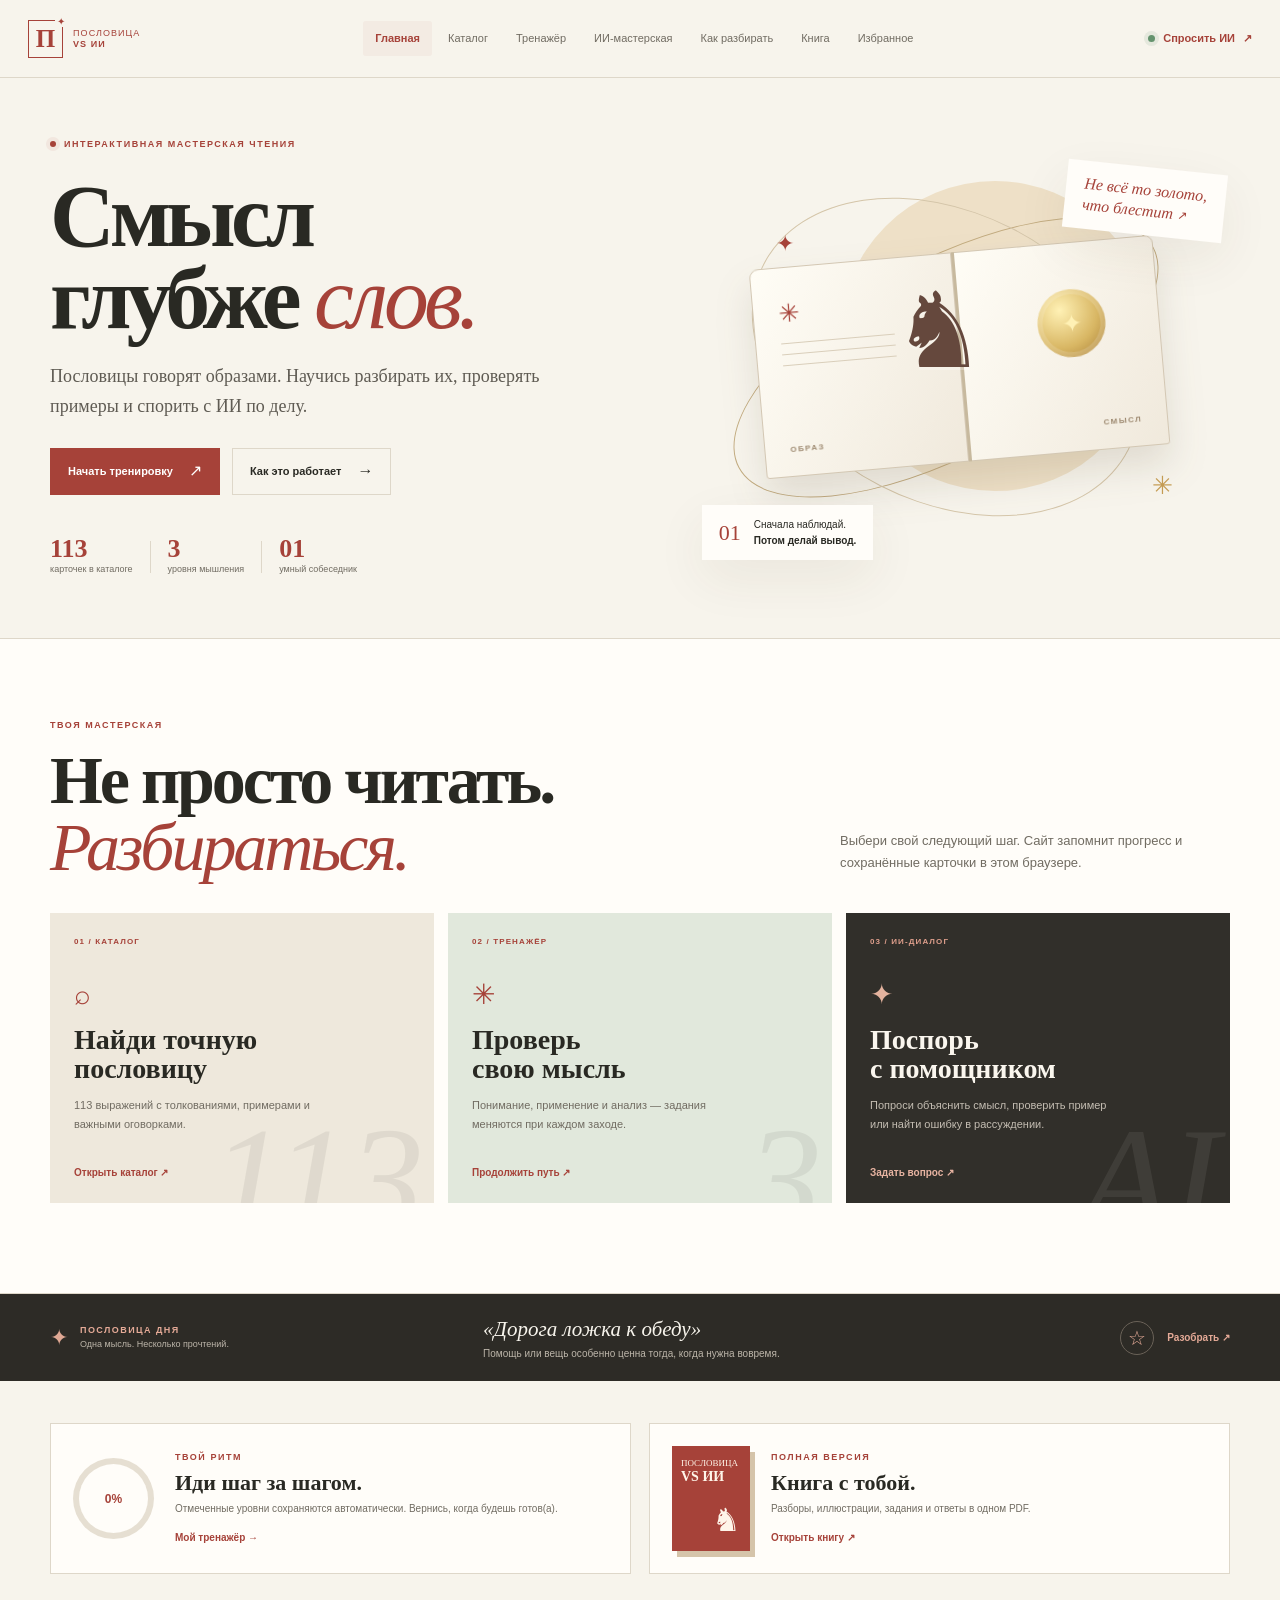
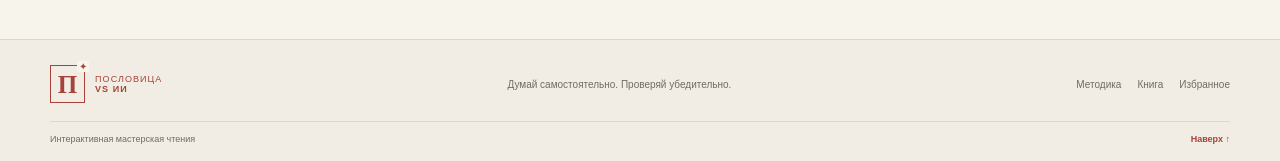
<file: index.html>
<!doctype html><html lang="ru"><head><meta charset="utf-8"><meta name="viewport" content="width=device-width,initial-scale=1"><meta name="theme-color" content="#f7f4ec"><meta name="description" content="Интерактивный каталог русских пословиц, тренажёр трёх уровней и мастерская с генеративным ИИ."><title>Главная — Пословица VS ИИ</title><link rel="stylesheet" href="css/site.css"></head><body id="top" data-page="home"><header class="site-header"><div class="header-inner"><a class="brand" href="index.html" aria-label="Пословица VS ИИ — главная"><span class="brand-mark">П<span>✦</span></span><span class="brand-name">ПОСЛОВИЦА<br><b>VS ИИ</b></span></a><button class="menu-toggle" aria-expanded="false" aria-controls="site-nav" aria-label="Открыть меню"><span></span><span></span></button><nav class="site-nav" id="site-nav" aria-label="Основная навигация"><a href="index.html" data-nav="home">Главная</a><a href="catalog.html" data-nav="catalog">Каталог</a><a href="practice.html" data-nav="practice">Тренажёр</a><a href="ai.html" data-nav="ai">ИИ-мастерская</a><a href="method.html" data-nav="method">Как разбирать</a><a href="book.html" data-nav="book">Книга</a><a href="saved.html" data-nav="saved">Избранное</a></nav><a class="header-ai" href="ai.html"><span class="pulse"></span> Спросить ИИ <span>↗</span></a></div></header><main><section class="home-hero wrap"><div class="hero-copy"><div class="kicker"><span class="kicker-dot"></span> ИНТЕРАКТИВНАЯ МАСТЕРСКАЯ ЧТЕНИЯ</div><h1>Смысл<br>глубже <em>слов.</em></h1><p class="hero-lead">Пословицы говорят образами. Научись разбирать их, проверять примеры и спорить с ИИ по делу.</p><div class="hero-actions"><a class="button button-primary" href="practice.html">Начать тренировку <span>↗</span></a><a class="button button-plain" href="method.html">Как это работает <span>→</span></a></div><div class="hero-metrics"><div><b>113</b><span>карточек в каталоге</span></div><i></i><div><b>3</b><span>уровня мышления</span></div><i></i><div><b>01</b><span>умный собеседник</span></div></div></div><div class="hero-art" aria-label="Открытая книга и символы пословиц" role="img"><div class="art-sun"></div><div class="orbit orbit-one"></div><div class="orbit orbit-two"></div><div class="art-book"><div class="book-sheet left-sheet"><span class="mini-star">✳</span><i></i><i></i><i></i><b>ОБРАЗ</b></div><div class="book-sheet right-sheet"><span class="coin">✦</span><b>СМЫСЛ</b></div><div class="book-spine"></div></div><span class="art-horse">♞</span><div class="art-note">Не всё то золото,<br>что блестит <span>↗</span></div><span class="art-spark spark-a">✦</span><span class="art-spark spark-b">✳</span><div class="art-caption"><strong>01</strong><span>Сначала наблюдай.<br><b>Потом делай вывод.</b></span></div></div></section>
<section class="home-next"><div class="wrap"><div class="section-heading"><div><div class="kicker">ТВОЯ МАСТЕРСКАЯ</div><h2>Не просто читать.<br><em>Разбираться.</em></h2></div><p>Выбери свой следующий шаг. Сайт запомнит прогресс и сохранённые карточки в этом браузере.</p></div><div class="feature-grid"><a class="feature-card feature-catalog" href="catalog.html"><span class="feature-number">01 / КАТАЛОГ</span><div class="feature-icon">⌕</div><h3>Найди точную<br>пословицу</h3><p>113 выражений с толкованиями, примерами и важными оговорками.</p><span class="feature-link">Открыть каталог ↗</span><i class="feature-watermark">113</i></a><a class="feature-card feature-practice" href="practice.html"><span class="feature-number">02 / ТРЕНАЖЁР</span><div class="feature-icon">✳</div><h3>Проверь<br>свою мысль</h3><p>Понимание, применение и анализ — задания меняются при каждом заходе.</p><span class="feature-link">Продолжить путь ↗</span><i class="feature-watermark">3</i></a><a class="feature-card feature-ai" href="ai.html"><span class="feature-number">03 / ИИ-ДИАЛОГ</span><div class="feature-icon">✦</div><h3>Поспорь<br>с помощником</h3><p>Попроси объяснить смысл, проверить пример или найти ошибку в рассуждении.</p><span class="feature-link">Задать вопрос ↗</span><i class="feature-watermark">AI</i></a></div></div></section>
<section class="daily-band"><div class="wrap daily-layout"><div class="daily-label"><span>✦</span><div><b>ПОСЛОВИЦА ДНЯ</b><small>Одна мысль. Несколько прочтений.</small></div></div><div class="daily-quote" id="daily-proverb"></div><div class="daily-actions"><button class="icon-action" id="daily-save" aria-label="Сохранить пословицу дня">☆</button><a href="catalog.html" id="daily-open">Разобрать ↗</a></div></div></section>
<section class="home-bottom wrap"><div class="progress-panel"><div class="progress-ring"><span id="home-progress">0%</span></div><div><div class="kicker">ТВОЙ РИТМ</div><h3>Иди шаг за шагом.</h3><p>Отмеченные уровни сохраняются автоматически. Вернись, когда будешь готов(а).</p><a href="practice.html">Мой тренажёр →</a></div></div><div class="book-promo"><div class="book-cover-mini"><span>ПОСЛОВИЦА<br><b>VS ИИ</b></span><i>♞</i></div><div><div class="kicker">ПОЛНАЯ ВЕРСИЯ</div><h3>Книга с тобой.</h3><p>Разборы, иллюстрации, задания и ответы в одном PDF.</p><a href="book.html">Открыть книгу ↗</a></div></div></section></main><footer class="site-footer"><div class="footer-inner"><a class="brand" href="index.html"><span class="brand-mark">П<span>✦</span></span><span class="brand-name">ПОСЛОВИЦА<br><b>VS ИИ</b></span></a><p>Думай самостоятельно. Проверяй убедительно.</p><div class="footer-links"><a href="method.html">Методика</a><a href="book.html">Книга</a><a href="saved.html">Избранное</a></div></div><div class="footer-bottom"><span>Интерактивная мастерская чтения</span><a href="#top">Наверх ↑</a></div></footer><script src="js/proverb-data.js" defer></script><script src="js/site.js" defer></script></body></html>
</file>
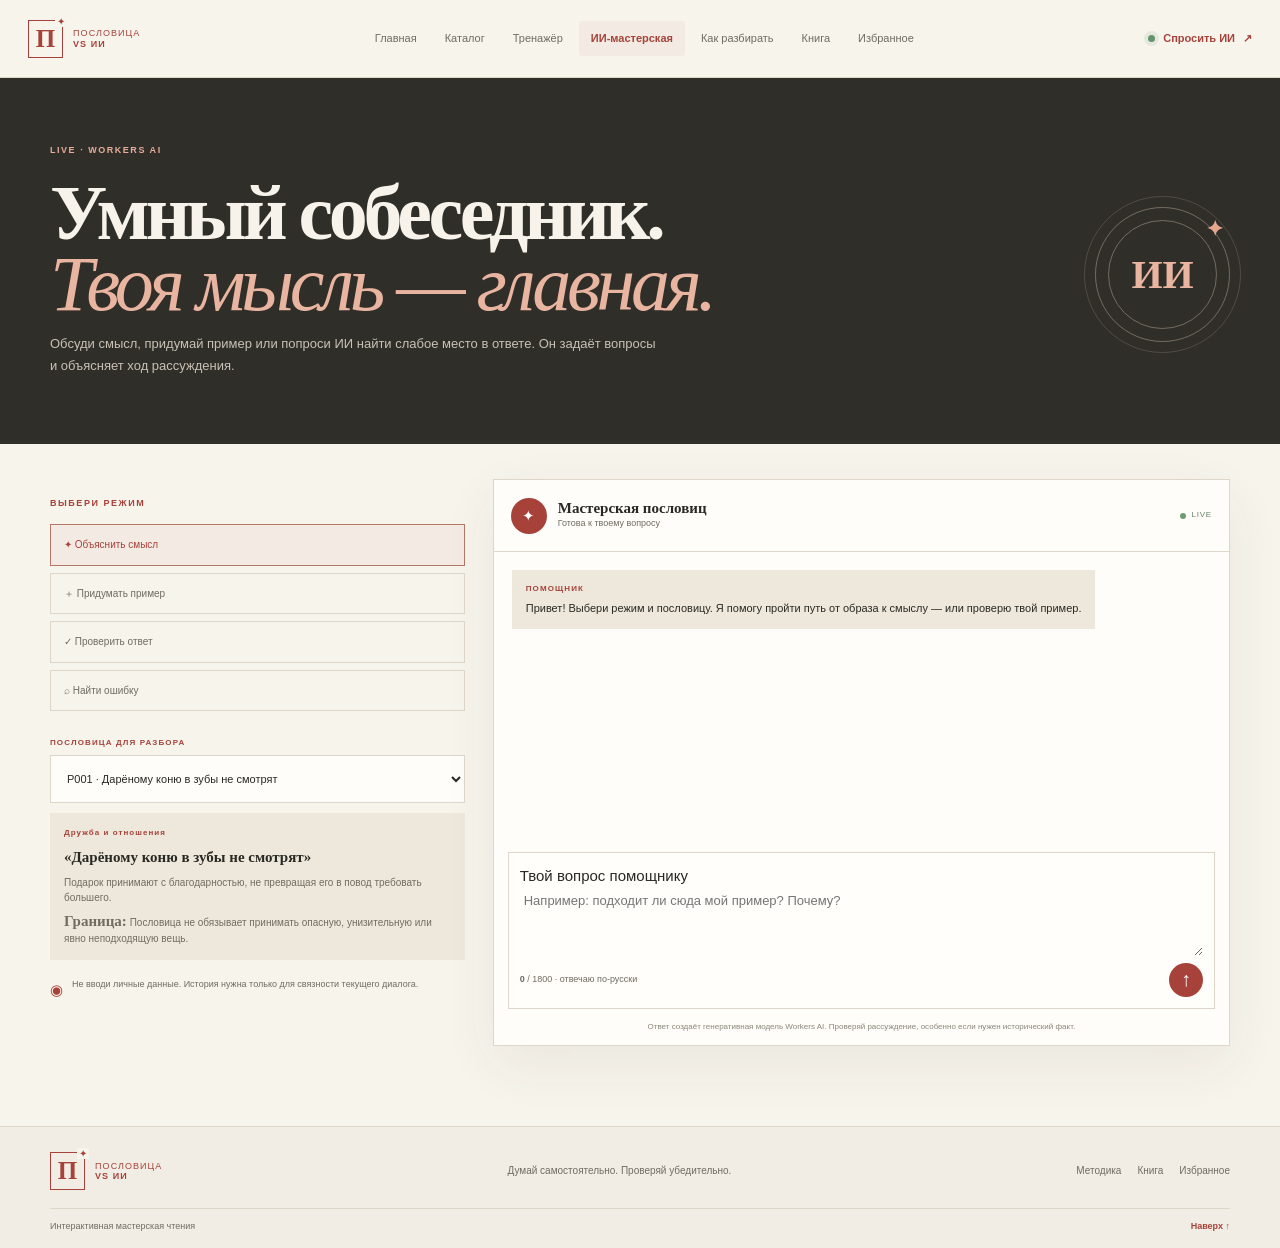
<file: ai.html>
<!doctype html><html lang="ru"><head><meta charset="utf-8"><meta name="viewport" content="width=device-width,initial-scale=1"><meta name="theme-color" content="#f7f4ec"><meta name="description" content="Диалог с генеративным ИИ по русским пословицам: объяснение, примеры и проверка ответов."><title>ИИ-мастерская — Пословица VS ИИ</title><link rel="stylesheet" href="css/site.css"></head><body id="top" data-page="ai"><header class="site-header"><div class="header-inner"><a class="brand" href="index.html" aria-label="Пословица VS ИИ — главная"><span class="brand-mark">П<span>✦</span></span><span class="brand-name">ПОСЛОВИЦА<br><b>VS ИИ</b></span></a><button class="menu-toggle" aria-expanded="false" aria-controls="site-nav" aria-label="Открыть меню"><span></span><span></span></button><nav class="site-nav" id="site-nav" aria-label="Основная навигация"><a href="index.html" data-nav="home">Главная</a><a href="catalog.html" data-nav="catalog">Каталог</a><a href="practice.html" data-nav="practice">Тренажёр</a><a href="ai.html" data-nav="ai">ИИ-мастерская</a><a href="method.html" data-nav="method">Как разбирать</a><a href="book.html" data-nav="book">Книга</a><a href="saved.html" data-nav="saved">Избранное</a></nav><a class="header-ai" href="ai.html"><span class="pulse"></span> Спросить ИИ <span>↗</span></a></div></header><main><section class="ai-page-hero"><div class="wrap"><div class="kicker">LIVE · WORKERS AI</div><div class="ai-page-heading"><div><h1>Умный собеседник.<br><em>Твоя мысль — главная.</em></h1><p>Обсуди смысл, придумай пример или попроси ИИ найти слабое место в ответе. Он задаёт вопросы и объясняет ход рассуждения.</p></div><div class="ai-orb-large"><span>ИИ</span><i>✦</i></div></div></div></section><section class="ai-room wrap"><aside class="ai-sidebar"><div class="kicker">ВЫБЕРИ РЕЖИМ</div><div class="tool-pills"><button class="tool-pill selected" data-action="explain">✦ Объяснить смысл</button><button class="tool-pill" data-action="example">＋ Придумать пример</button><button class="tool-pill" data-action="check">✓ Проверить ответ</button><button class="tool-pill" data-action="mistake">⌕ Найти ошибку</button></div><label class="select-block"><span>ПОСЛОВИЦА ДЛЯ РАЗБОРА</span><select id="ai-proverb"></select></label><div class="ai-context-card" id="ai-context-card"></div><div class="ai-privacy-note"><span>◉</span><p>Не вводи личные данные. История нужна только для связности текущего диалога.</p></div></aside><div class="chat-panel"><div class="chat-header"><div class="assistant-avatar">✦</div><div><b>Мастерская пословиц</b><small id="connection-status">Готова к твоему вопросу</small></div><span class="live-badge"><i></i> LIVE</span></div><div id="chat-messages" class="chat-messages" aria-live="polite"><div class="bubble assistant-bubble"><small>ПОМОЩНИК</small><p>Привет! Выбери режим и пословицу. Я помогу пройти путь от образа к смыслу — или проверю твой пример.</p></div></div><form id="ai-form" class="chat-form"><label class="sr-only" for="ai-input">Твой вопрос помощнику</label><textarea id="ai-input" maxlength="1800" rows="3" placeholder="Например: подходит ли сюда мой пример? Почему?"></textarea><div class="chat-form-bottom"><span><b id="char-count">0</b> / 1800 · отвечаю по-русски</span><button type="submit" aria-label="Отправить вопрос">↑</button></div></form><p class="chat-disclaimer">Ответ создаёт генеративная модель Workers AI. Проверяй рассуждение, особенно если нужен исторический факт.</p></div></section></main><footer class="site-footer"><div class="footer-inner"><a class="brand" href="index.html"><span class="brand-mark">П<span>✦</span></span><span class="brand-name">ПОСЛОВИЦА<br><b>VS ИИ</b></span></a><p>Думай самостоятельно. Проверяй убедительно.</p><div class="footer-links"><a href="method.html">Методика</a><a href="book.html">Книга</a><a href="saved.html">Избранное</a></div></div><div class="footer-bottom"><span>Интерактивная мастерская чтения</span><a href="#top">Наверх ↑</a></div></footer><script src="js/proverb-data.js" defer></script><script src="js/site.js" defer></script><script src="js/ai.js" defer></script></body></html>
</file>
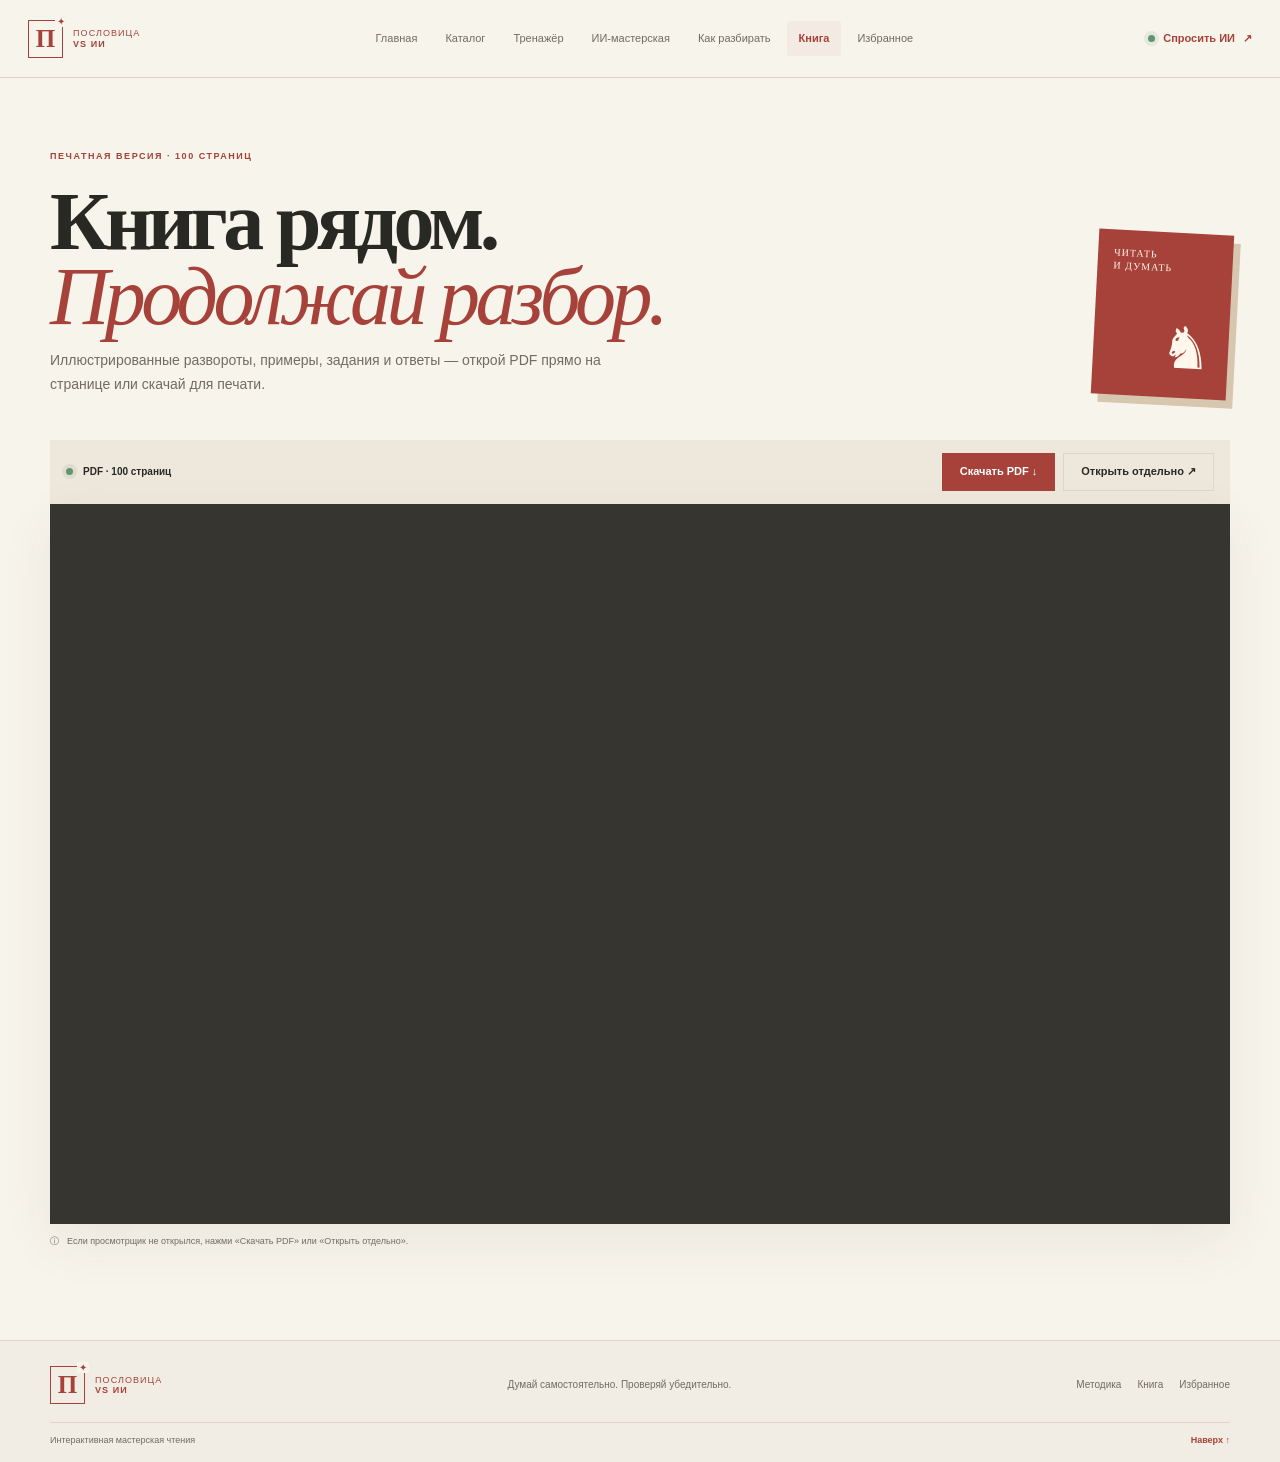
<file: book.html>
<!doctype html><html lang="ru"><head><meta charset="utf-8"><meta name="viewport" content="width=device-width,initial-scale=1"><meta name="theme-color" content="#f7f4ec"><meta name="description" content="Читайте полную 100-страничную иллюстрированную книгу «Пословица VS ИИ»."><title>Книга — Пословица VS ИИ</title><link rel="stylesheet" href="css/site.css"></head><body id="top" data-page="book"><header class="site-header"><div class="header-inner"><a class="brand" href="index.html" aria-label="Пословица VS ИИ — главная"><span class="brand-mark">П<span>✦</span></span><span class="brand-name">ПОСЛОВИЦА<br><b>VS ИИ</b></span></a><button class="menu-toggle" aria-expanded="false" aria-controls="site-nav" aria-label="Открыть меню"><span></span><span></span></button><nav class="site-nav" id="site-nav" aria-label="Основная навигация"><a href="index.html" data-nav="home">Главная</a><a href="catalog.html" data-nav="catalog">Каталог</a><a href="practice.html" data-nav="practice">Тренажёр</a><a href="ai.html" data-nav="ai">ИИ-мастерская</a><a href="method.html" data-nav="method">Как разбирать</a><a href="book.html" data-nav="book">Книга</a><a href="saved.html" data-nav="saved">Избранное</a></nav><a class="header-ai" href="ai.html"><span class="pulse"></span> Спросить ИИ <span>↗</span></a></div></header><main><section class="page-hero wrap"><div class="kicker">ПЕЧАТНАЯ ВЕРСИЯ · 100 СТРАНИЦ</div><div class="page-title-row"><div><h1>Книга рядом.<br><em>Продолжай разбор.</em></h1><p>Иллюстрированные развороты, примеры, задания и ответы — открой PDF прямо на странице или скачай для печати.</p></div><div class="book-stamp"><span>ЧИТАТЬ<br>И ДУМАТЬ</span><b>♞</b></div></div></section><section class="book-reader wrap"><div class="reader-toolbar"><div><span class="reader-live"></span> PDF · 100 страниц</div><div><a class="button button-primary" href="assets/book.pdf" download>Скачать PDF ↓</a><a class="button button-plain" href="assets/book.pdf" target="_blank" rel="noopener">Открыть отдельно ↗</a></div></div><div class="pdf-frame"><iframe src="assets/book.pdf#toolbar=1&navpanes=0&view=FitH" title="Книга «Пословица VS ИИ», полный PDF"></iframe></div><div class="reader-note"><span>ⓘ</span><p>Если просмотрщик не открылся, нажми «Скачать PDF» или «Открыть отдельно».</p></div></section></main><footer class="site-footer"><div class="footer-inner"><a class="brand" href="index.html"><span class="brand-mark">П<span>✦</span></span><span class="brand-name">ПОСЛОВИЦА<br><b>VS ИИ</b></span></a><p>Думай самостоятельно. Проверяй убедительно.</p><div class="footer-links"><a href="method.html">Методика</a><a href="book.html">Книга</a><a href="saved.html">Избранное</a></div></div><div class="footer-bottom"><span>Интерактивная мастерская чтения</span><a href="#top">Наверх ↑</a></div></footer><script src="js/proverb-data.js" defer></script><script src="js/site.js" defer></script></body></html>
</file>
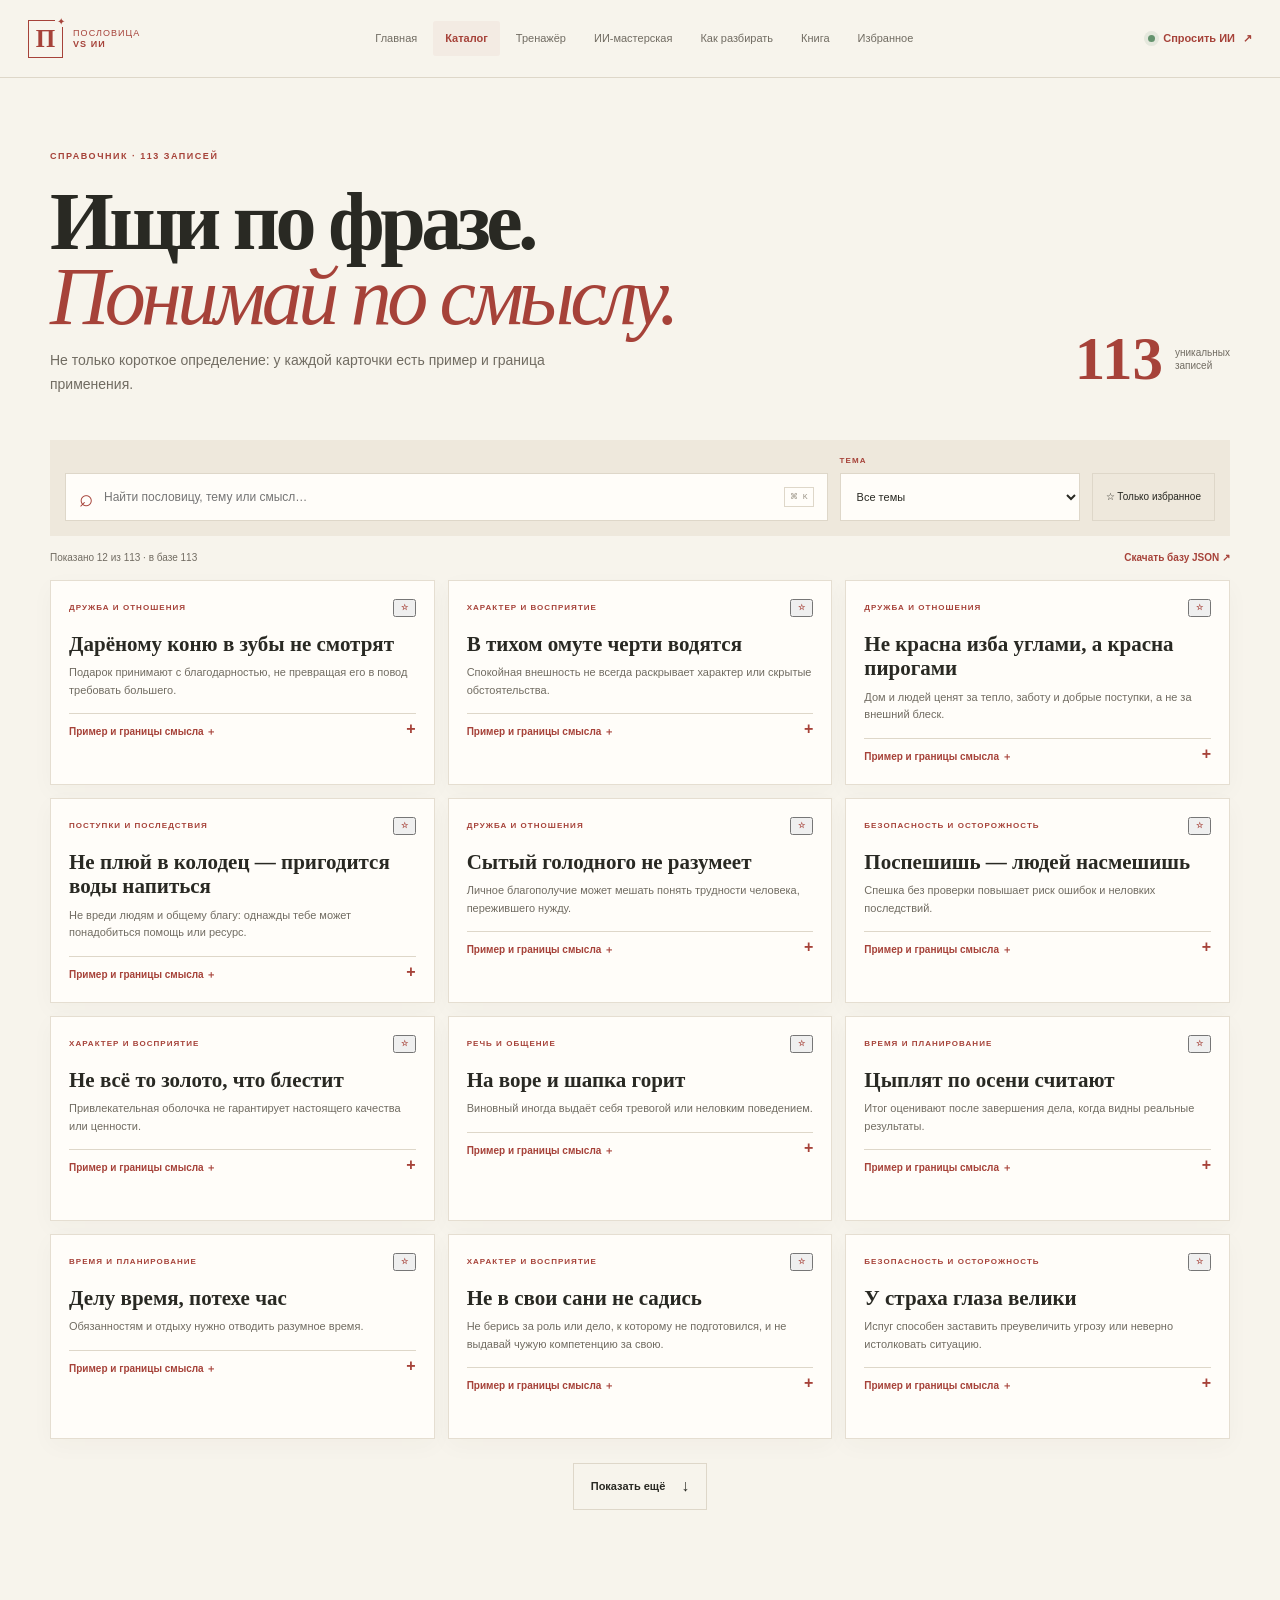
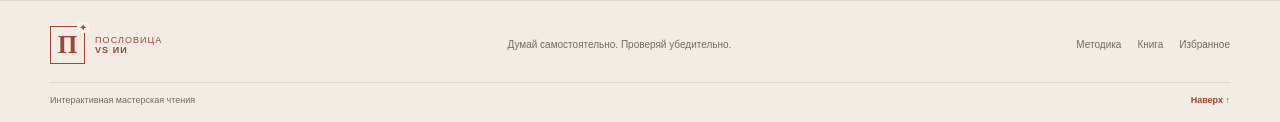
<file: catalog.html>
<!doctype html><html lang="ru"><head><meta charset="utf-8"><meta name="viewport" content="width=device-width,initial-scale=1"><meta name="theme-color" content="#f7f4ec"><meta name="description" content="Ищи среди 113 русских пословиц и выражений: фильтр по темам, поиск и примеры."><title>Каталог — Пословица VS ИИ</title><link rel="stylesheet" href="css/site.css"></head><body id="top" data-page="catalog"><header class="site-header"><div class="header-inner"><a class="brand" href="index.html" aria-label="Пословица VS ИИ — главная"><span class="brand-mark">П<span>✦</span></span><span class="brand-name">ПОСЛОВИЦА<br><b>VS ИИ</b></span></a><button class="menu-toggle" aria-expanded="false" aria-controls="site-nav" aria-label="Открыть меню"><span></span><span></span></button><nav class="site-nav" id="site-nav" aria-label="Основная навигация"><a href="index.html" data-nav="home">Главная</a><a href="catalog.html" data-nav="catalog">Каталог</a><a href="practice.html" data-nav="practice">Тренажёр</a><a href="ai.html" data-nav="ai">ИИ-мастерская</a><a href="method.html" data-nav="method">Как разбирать</a><a href="book.html" data-nav="book">Книга</a><a href="saved.html" data-nav="saved">Избранное</a></nav><a class="header-ai" href="ai.html"><span class="pulse"></span> Спросить ИИ <span>↗</span></a></div></header><main><section class="page-hero wrap"><div class="kicker">СПРАВОЧНИК · 113 ЗАПИСЕЙ</div><div class="page-title-row"><div><h1>Ищи по фразе.<br><em>Понимай по смыслу.</em></h1><p>Не только короткое определение: у каждой карточки есть пример и граница применения.</p></div><div class="big-counter"><b>113</b><span>уникальных<br>записей</span></div></div></section><section class="catalog-work wrap"><div class="catalog-toolbar"><label class="search-field"><span>⌕</span><input id="catalog-search" type="search" placeholder="Найти пословицу, тему или смысл…" autocomplete="off"><kbd>⌘ K</kbd></label><label class="filter-field"><span>ТЕМА</span><select id="catalog-category"><option value="all">Все темы</option></select></label><button id="favorites-filter" class="filter-toggle" aria-pressed="false">☆ Только избранное</button></div><div class="catalog-status"><span id="catalog-count">Загружаю каталог…</span><a href="data/proverbs.json" download="poslovitsy-113.json">Скачать базу JSON ↗</a></div><div id="catalog-grid" class="catalog-grid"></div><div class="empty-state" id="catalog-empty" hidden><span>⌕</span><h3>Пока ничего не нашлось</h3><p>Попробуй другую формулировку или сбрось фильтр.</p><button class="button button-plain" id="clear-filters">Сбросить поиск</button></div><button class="button button-plain load-more" id="catalog-more">Показать ещё <span>↓</span></button></section></main><footer class="site-footer"><div class="footer-inner"><a class="brand" href="index.html"><span class="brand-mark">П<span>✦</span></span><span class="brand-name">ПОСЛОВИЦА<br><b>VS ИИ</b></span></a><p>Думай самостоятельно. Проверяй убедительно.</p><div class="footer-links"><a href="method.html">Методика</a><a href="book.html">Книга</a><a href="saved.html">Избранное</a></div></div><div class="footer-bottom"><span>Интерактивная мастерская чтения</span><a href="#top">Наверх ↑</a></div></footer><script src="js/proverb-data.js" defer></script><script src="js/site.js" defer></script><script src="js/catalog.js" defer></script></body></html>
</file>
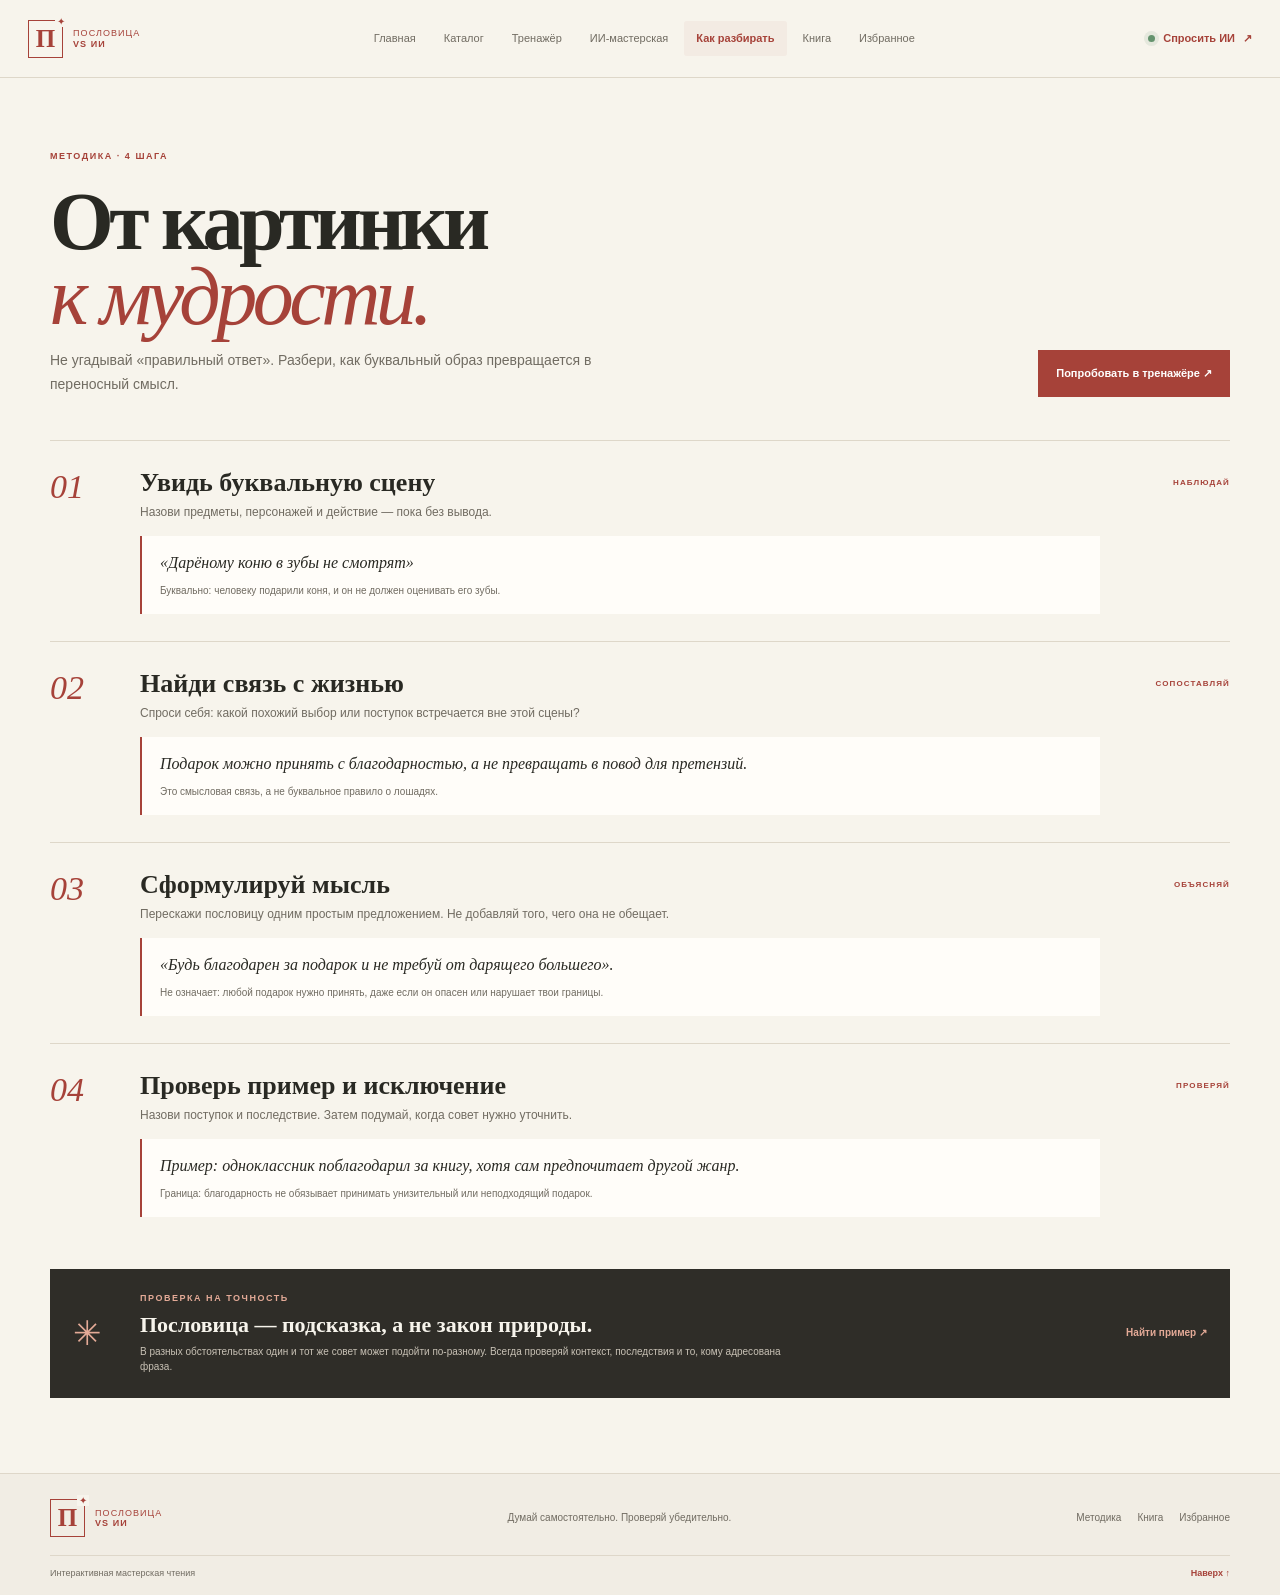
<file: method.html>
<!doctype html><html lang="ru"><head><meta charset="utf-8"><meta name="viewport" content="width=device-width,initial-scale=1"><meta name="theme-color" content="#f7f4ec"><meta name="description" content="Четыре шага анализа пословицы: буквальный образ, переносный смысл, пример и границы применения."><title>Как разбирать — Пословица VS ИИ</title><link rel="stylesheet" href="css/site.css"></head><body id="top" data-page="method"><header class="site-header"><div class="header-inner"><a class="brand" href="index.html" aria-label="Пословица VS ИИ — главная"><span class="brand-mark">П<span>✦</span></span><span class="brand-name">ПОСЛОВИЦА<br><b>VS ИИ</b></span></a><button class="menu-toggle" aria-expanded="false" aria-controls="site-nav" aria-label="Открыть меню"><span></span><span></span></button><nav class="site-nav" id="site-nav" aria-label="Основная навигация"><a href="index.html" data-nav="home">Главная</a><a href="catalog.html" data-nav="catalog">Каталог</a><a href="practice.html" data-nav="practice">Тренажёр</a><a href="ai.html" data-nav="ai">ИИ-мастерская</a><a href="method.html" data-nav="method">Как разбирать</a><a href="book.html" data-nav="book">Книга</a><a href="saved.html" data-nav="saved">Избранное</a></nav><a class="header-ai" href="ai.html"><span class="pulse"></span> Спросить ИИ <span>↗</span></a></div></header><main><section class="page-hero wrap"><div class="kicker">МЕТОДИКА · 4 ШАГА</div><div class="page-title-row"><div><h1>От картинки<br><em>к мудрости.</em></h1><p>Не угадывай «правильный ответ». Разбери, как буквальный образ превращается в переносный смысл.</p></div><a class="button button-primary" href="practice.html">Попробовать в тренажёре ↗</a></div></section><section class="method-flow wrap"><article class="method-step"><span>01</span><div><h2>Увидь буквальную сцену</h2><p>Назови предметы, персонажей и действие — пока без вывода.</p><blockquote>«Дарёному коню в зубы не смотрят»<small>Буквально: человеку подарили коня, и он не должен оценивать его зубы.</small></blockquote></div><b>НАБЛЮДАЙ</b></article><article class="method-step"><span>02</span><div><h2>Найди связь с жизнью</h2><p>Спроси себя: какой похожий выбор или поступок встречается вне этой сцены?</p><blockquote>Подарок можно принять с благодарностью, а не превращать в повод для претензий.<small>Это смысловая связь, а не буквальное правило о лошадях.</small></blockquote></div><b>СОПОСТАВЛЯЙ</b></article><article class="method-step"><span>03</span><div><h2>Сформулируй мысль</h2><p>Перескажи пословицу одним простым предложением. Не добавляй того, чего она не обещает.</p><blockquote>«Будь благодарен за подарок и не требуй от дарящего большего».<small>Не означает: любой подарок нужно принять, даже если он опасен или нарушает твои границы.</small></blockquote></div><b>ОБЪЯСНЯЙ</b></article><article class="method-step"><span>04</span><div><h2>Проверь пример и исключение</h2><p>Назови поступок и последствие. Затем подумай, когда совет нужно уточнить.</p><blockquote>Пример: одноклассник поблагодарил за книгу, хотя сам предпочитает другой жанр.<small>Граница: благодарность не обязывает принимать унизительный или неподходящий подарок.</small></blockquote></div><b>ПРОВЕРЯЙ</b></article></section><section class="method-callout wrap"><div class="callout-mark">✳</div><div><div class="kicker">ПРОВЕРКА НА ТОЧНОСТЬ</div><h2>Пословица — подсказка, а не закон природы.</h2><p>В разных обстоятельствах один и тот же совет может подойти по-разному. Всегда проверяй контекст, последствия и то, кому адресована фраза.</p></div><a href="catalog.html">Найти пример ↗</a></section></main><footer class="site-footer"><div class="footer-inner"><a class="brand" href="index.html"><span class="brand-mark">П<span>✦</span></span><span class="brand-name">ПОСЛОВИЦА<br><b>VS ИИ</b></span></a><p>Думай самостоятельно. Проверяй убедительно.</p><div class="footer-links"><a href="method.html">Методика</a><a href="book.html">Книга</a><a href="saved.html">Избранное</a></div></div><div class="footer-bottom"><span>Интерактивная мастерская чтения</span><a href="#top">Наверх ↑</a></div></footer><script src="js/proverb-data.js" defer></script><script src="js/site.js" defer></script></body></html>
</file>
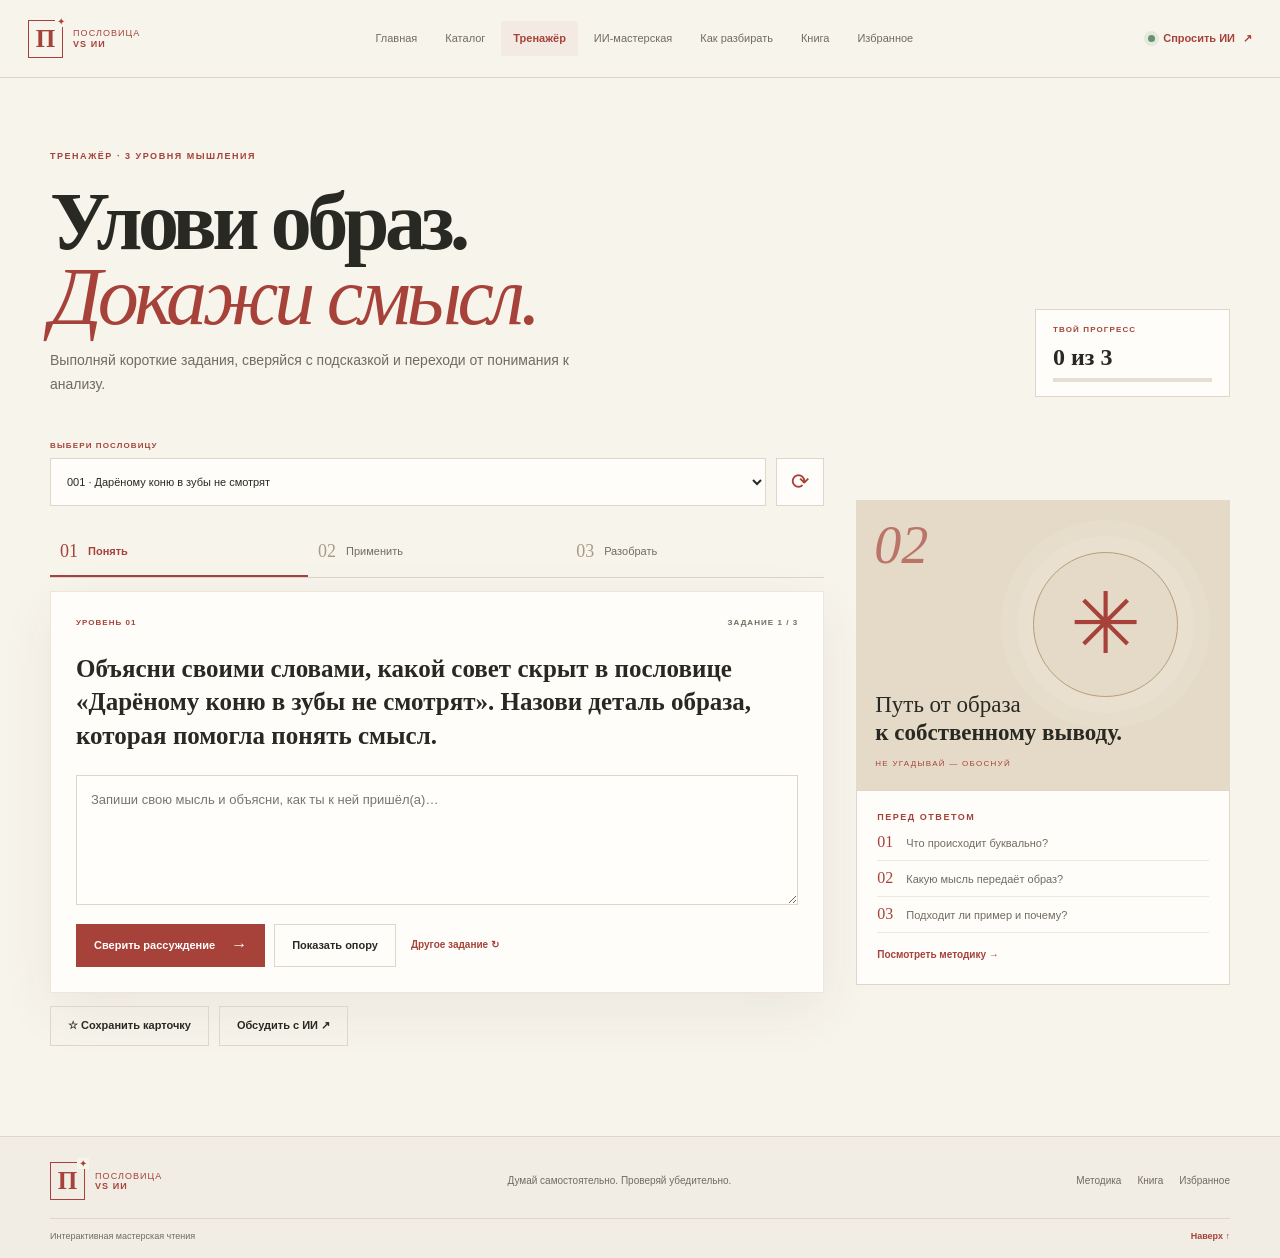
<file: practice.html>
<!doctype html><html lang="ru"><head><meta charset="utf-8"><meta name="viewport" content="width=device-width,initial-scale=1"><meta name="theme-color" content="#f7f4ec"><meta name="description" content="Практика понимания, применения и анализа русских пословиц."><title>Тренажёр — Пословица VS ИИ</title><link rel="stylesheet" href="css/site.css"></head><body id="top" data-page="practice"><header class="site-header"><div class="header-inner"><a class="brand" href="index.html" aria-label="Пословица VS ИИ — главная"><span class="brand-mark">П<span>✦</span></span><span class="brand-name">ПОСЛОВИЦА<br><b>VS ИИ</b></span></a><button class="menu-toggle" aria-expanded="false" aria-controls="site-nav" aria-label="Открыть меню"><span></span><span></span></button><nav class="site-nav" id="site-nav" aria-label="Основная навигация"><a href="index.html" data-nav="home">Главная</a><a href="catalog.html" data-nav="catalog">Каталог</a><a href="practice.html" data-nav="practice">Тренажёр</a><a href="ai.html" data-nav="ai">ИИ-мастерская</a><a href="method.html" data-nav="method">Как разбирать</a><a href="book.html" data-nav="book">Книга</a><a href="saved.html" data-nav="saved">Избранное</a></nav><a class="header-ai" href="ai.html"><span class="pulse"></span> Спросить ИИ <span>↗</span></a></div></header><main><section class="page-hero wrap"><div class="kicker">ТРЕНАЖЁР · 3 УРОВНЯ МЫШЛЕНИЯ</div><div class="page-title-row"><div><h1>Улови образ.<br><em>Докажи смысл.</em></h1><p>Выполняй короткие задания, сверяйся с подсказкой и переходи от понимания к анализу.</p></div><div class="practice-badge"><span>ТВОЙ ПРОГРЕСС</span><b id="progress-label">0 из 3</b><div class="progress-line"><i id="progress-fill"></i></div></div></div></section><section class="practice-layout wrap"><div class="practice-main"><div class="practice-selectors"><label class="select-block"><span>ВЫБЕРИ ПОСЛОВИЦУ</span><select id="proverb-select"></select></label><button id="random-proverb" class="round-button" aria-label="Случайная пословица">⟳</button></div><div class="level-switch" role="tablist" aria-label="Сложность"><button class="level-tab active" data-level="understand" role="tab" aria-selected="true"><span>01</span>Понять</button><button class="level-tab" data-level="apply" role="tab" aria-selected="false"><span>02</span>Применить</button><button class="level-tab" data-level="analyze" role="tab" aria-selected="false"><span>03</span>Разобрать</button></div><article class="exercise-card"><div class="exercise-top"><span class="exercise-tag" id="task-level">УРОВЕНЬ 01</span><span class="exercise-count" id="task-count">ЗАДАНИЕ 1 / 3</span></div><h2 id="task-prompt">Задание загружается…</h2><textarea id="task-answer" rows="5" placeholder="Запиши свою мысль и объясни, как ты к ней пришёл(а)…"></textarea><div class="exercise-actions"><button id="check-task" class="button button-primary">Сверить рассуждение <span>→</span></button><button id="show-hint" class="button button-plain">Показать опору</button><button id="new-task" class="text-link">Другое задание ↻</button></div><div class="task-feedback" id="task-feedback" aria-live="polite"></div></article><div class="exercise-bottom"><button class="button button-outline" id="save-proverb">☆ Сохранить карточку</button><a href="ai.html" id="ask-ai-from-task" class="button button-outline">Обсудить с ИИ ↗</a></div></div><aside class="practice-aside"><div class="aside-illustration"><div class="aside-number">02</div><div class="compass">✳</div><p>Путь от образа<br><b>к собственному выводу.</b></p><span>НЕ УГАДЫВАЙ — ОБОСНУЙ</span></div><div class="aside-checklist"><div class="kicker">ПЕРЕД ОТВЕТОМ</div><p><b>01</b> Что происходит буквально?</p><p><b>02</b> Какую мысль передаёт образ?</p><p><b>03</b> Подходит ли пример и почему?</p><a href="method.html">Посмотреть методику →</a></div></aside></section></main><footer class="site-footer"><div class="footer-inner"><a class="brand" href="index.html"><span class="brand-mark">П<span>✦</span></span><span class="brand-name">ПОСЛОВИЦА<br><b>VS ИИ</b></span></a><p>Думай самостоятельно. Проверяй убедительно.</p><div class="footer-links"><a href="method.html">Методика</a><a href="book.html">Книга</a><a href="saved.html">Избранное</a></div></div><div class="footer-bottom"><span>Интерактивная мастерская чтения</span><a href="#top">Наверх ↑</a></div></footer><script src="js/proverb-data.js" defer></script><script src="js/site.js" defer></script><script src="js/practice.js" defer></script></body></html>
</file>
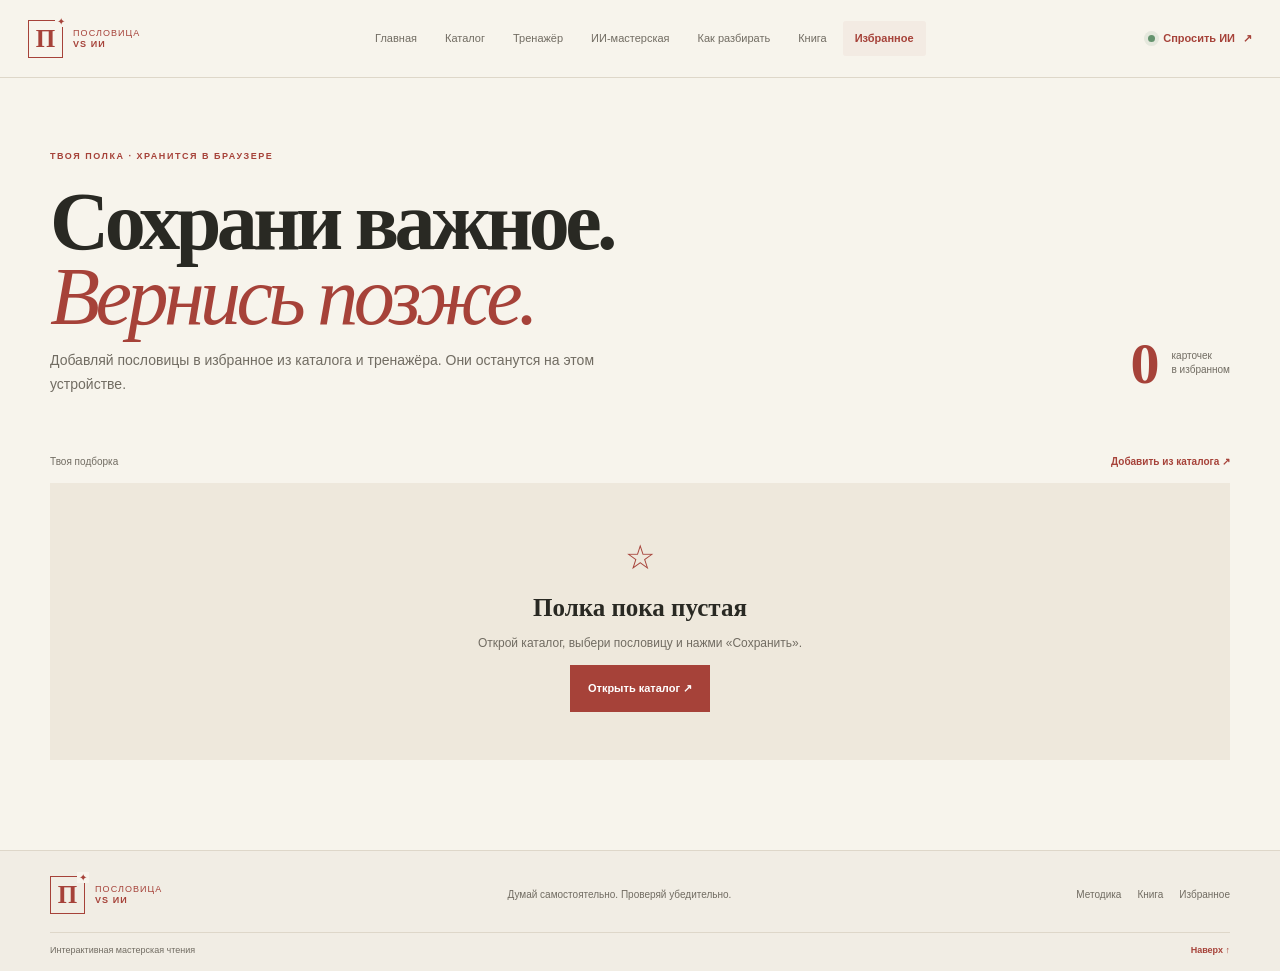
<file: saved.html>
<!doctype html><html lang="ru"><head><meta charset="utf-8"><meta name="viewport" content="width=device-width,initial-scale=1"><meta name="theme-color" content="#f7f4ec"><meta name="description" content="Персональная подборка сохранённых карточек на этом устройстве."><title>Избранное — Пословица VS ИИ</title><link rel="stylesheet" href="css/site.css"></head><body id="top" data-page="saved"><header class="site-header"><div class="header-inner"><a class="brand" href="index.html" aria-label="Пословица VS ИИ — главная"><span class="brand-mark">П<span>✦</span></span><span class="brand-name">ПОСЛОВИЦА<br><b>VS ИИ</b></span></a><button class="menu-toggle" aria-expanded="false" aria-controls="site-nav" aria-label="Открыть меню"><span></span><span></span></button><nav class="site-nav" id="site-nav" aria-label="Основная навигация"><a href="index.html" data-nav="home">Главная</a><a href="catalog.html" data-nav="catalog">Каталог</a><a href="practice.html" data-nav="practice">Тренажёр</a><a href="ai.html" data-nav="ai">ИИ-мастерская</a><a href="method.html" data-nav="method">Как разбирать</a><a href="book.html" data-nav="book">Книга</a><a href="saved.html" data-nav="saved">Избранное</a></nav><a class="header-ai" href="ai.html"><span class="pulse"></span> Спросить ИИ <span>↗</span></a></div></header><main><section class="page-hero wrap"><div class="kicker">ТВОЯ ПОЛКА · ХРАНИТСЯ В БРАУЗЕРЕ</div><div class="page-title-row"><div><h1>Сохрани важное.<br><em>Вернись позже.</em></h1><p>Добавляй пословицы в избранное из каталога и тренажёра. Они останутся на этом устройстве.</p></div><div class="saved-count"><b id="saved-count">0</b><span>карточек<br>в избранном</span></div></div></section><section class="catalog-work wrap"><div class="catalog-status"><span id="saved-status">Твоя подборка</span><a href="catalog.html">Добавить из каталога ↗</a></div><div id="saved-grid" class="catalog-grid"></div><div class="empty-state" id="saved-empty" hidden><span>☆</span><h3>Полка пока пустая</h3><p>Открой каталог, выбери пословицу и нажми «Сохранить».</p><a class="button button-primary" href="catalog.html">Открыть каталог ↗</a></div></section></main><footer class="site-footer"><div class="footer-inner"><a class="brand" href="index.html"><span class="brand-mark">П<span>✦</span></span><span class="brand-name">ПОСЛОВИЦА<br><b>VS ИИ</b></span></a><p>Думай самостоятельно. Проверяй убедительно.</p><div class="footer-links"><a href="method.html">Методика</a><a href="book.html">Книга</a><a href="saved.html">Избранное</a></div></div><div class="footer-bottom"><span>Интерактивная мастерская чтения</span><a href="#top">Наверх ↑</a></div></footer><script src="js/proverb-data.js" defer></script><script src="js/site.js" defer></script><script src="js/saved.js" defer></script></body></html>
</file>
<file: css/site.css>
:root{--paper:#f7f4ec;--paper2:#eee8dc;--white:#fffdf9;--ink:#292923;--muted:#716c62;--line:#ded7c9;--red:#a64239;--red2:#85352e;--sage:#dce6d9;--gold:#c49b53;--serif:Georgia,'Times New Roman',serif;--sans:Inter,-apple-system,BlinkMacSystemFont,'Segoe UI',sans-serif;--shadow:0 18px 52px #44382112;--max:1180px}*{box-sizing:border-box}html{scroll-behavior:smooth}body{margin:0;background:var(--paper);color:var(--ink);font:15px/1.55 var(--sans);-webkit-font-smoothing:antialiased}a{color:inherit}button,input,select,textarea{font:inherit}button,a,select,input,textarea{outline-offset:3px}button{color:inherit}.wrap{width:min(var(--max),calc(100% - 64px));margin-inline:auto}.site-header{height:78px;border-bottom:1px solid var(--line);background:#f7f4eced;backdrop-filter:blur(15px);position:sticky;top:0;z-index:50}.header-inner{width:min(1320px,calc(100% - 56px));height:100%;margin:auto;display:flex;align-items:center;gap:30px}.brand{display:flex;align-items:center;gap:10px;text-decoration:none;flex:none}.brand-mark{width:35px;height:38px;display:grid;place-items:center;border:1px solid var(--red);color:var(--red);font:700 25px/1 var(--serif);position:relative}.brand-mark>span{position:absolute;font:10px var(--sans);right:-5px;top:-5px;background:var(--paper);padding:0 2px}.brand-name{font-size:9px;line-height:1.12;letter-spacing:.12em;color:var(--red)}.brand-name b{font-weight:800}.site-nav{display:flex;align-items:center;justify-content:center;gap:4px;margin:auto}.site-nav a{padding:9px 12px;text-decoration:none;font-size:11px;color:var(--muted);border-radius:3px;white-space:nowrap;transition:.2s}.site-nav a:hover,.site-nav a.active{color:var(--red);background:#a642390d}.site-nav a.active{font-weight:700}.header-ai{display:flex;align-items:center;gap:8px;color:var(--red);font-size:11px;font-weight:700;text-decoration:none;white-space:nowrap}.pulse,.reader-live{width:7px;height:7px;border-radius:50%;background:#65936e;box-shadow:0 0 0 4px #65936e20}.menu-toggle{display:none;border:1px solid var(--line);background:transparent;width:38px;height:38px;border-radius:3px}.menu-toggle span{display:block;width:16px;height:1px;margin:5px auto;background:var(--ink)}.home-hero{min-height:560px;display:grid;grid-template-columns:1fr 1fr;gap:44px;align-items:center;padding-top:58px;padding-bottom:60px}.kicker{font-size:9px;letter-spacing:.17em;font-weight:800;color:var(--red);text-transform:uppercase;display:flex;align-items:center;gap:8px}.kicker-dot{height:6px;width:6px;background:var(--red);border-radius:50%;box-shadow:0 0 0 4px #a6423912}.hero-copy h1,.page-hero h1,.ai-page-heading h1{font:700 clamp(64px,7vw,96px)/.91 var(--serif);letter-spacing:-.055em;margin:24px 0}.hero-copy h1 em,.page-hero h1 em,.ai-page-heading h1 em{color:var(--red);font-weight:400}.hero-lead{font:18px/1.65 var(--serif);color:#5f5b53;max-width:500px;margin:22px 0 26px}.hero-actions{display:flex;align-items:center;gap:12px;flex-wrap:wrap}.button{border:1px solid transparent;display:inline-flex;justify-content:center;align-items:center;gap:16px;min-height:47px;padding:0 17px;text-decoration:none;font-weight:700;font-size:11px;cursor:pointer;transition:background .2s,color .2s,border-color .2s,transform .2s}.button:hover{transform:translateY(-1px)}.button-primary{background:var(--red);color:white}.button-primary:hover{background:var(--red2)}.button-plain{background:transparent;border-color:var(--line);color:var(--ink)}.button-plain:hover,.button-outline:hover{border-color:var(--red);color:var(--red)}.button-outline{background:transparent;border-color:var(--line);color:var(--ink)}.button span{font-size:16px;font-weight:400}.hero-metrics{display:flex;align-items:center;gap:17px;margin-top:42px}.hero-metrics>div{display:grid;gap:1px}.hero-metrics b{font:700 26px/.95 var(--serif);color:var(--red)}.hero-metrics span{font-size:9px;color:var(--muted)}.hero-metrics i{height:32px;width:1px;background:var(--line)}.hero-art{height:430px;position:relative;display:grid;place-items:center}.art-sun{position:absolute;width:310px;height:310px;border-radius:50%;background:#eee0c7;right:14%;top:9%;filter:blur(.2px)}.orbit{position:absolute;border:1px solid #c3ac81;border-radius:50%;transform:rotate(-28deg)}.orbit-one{width:470px;height:195px}.orbit-two{width:410px;height:290px;transform:rotate(27deg);border-color:#d5c6aa}.art-book{width:405px;height:210px;position:absolute;top:110px;right:12%;transform:rotate(-5deg);filter:drop-shadow(0 20px 18px #54462a24);display:flex}.book-sheet{height:100%;width:50%;background:linear-gradient(120deg,#fffdf6,#f0e9dc);position:relative;padding:26px 25px;border:1px solid #d3c7b3}.left-sheet{border-radius:9px 0 0 3px}.right-sheet{border-radius:0 8px 3px 0}.book-spine{position:absolute;left:50%;height:100%;width:3px;background:#c7b99e}.mini-star{color:var(--red);font-size:25px}.book-sheet i{display:block;height:1px;background:#d9ceba;width:76%;margin:10px 0}.book-sheet b{position:absolute;bottom:20px;left:25px;font-size:8px;letter-spacing:.18em;color:#9d8970}.coin{display:grid;place-items:center;width:68px;height:68px;border-radius:50%;background:radial-gradient(circle at 34% 30%,#fff1b5,#d8b663 58%,#a37831);color:#fff1b5;font-size:25px;position:absolute;top:46px;right:53px;box-shadow:inset 0 0 0 5px #ffffff28}.right-sheet b{left:auto;right:25px}.art-horse{position:absolute;z-index:2;font-size:105px;color:#65483d;right:43%;top:108px;text-shadow:0 3px #fff4}.art-note{position:absolute;right:1%;top:25px;background:var(--white);padding:13px 18px;color:var(--red);font:italic 16px/1.3 var(--serif);box-shadow:var(--shadow);transform:rotate(6deg)}.art-note span{font:12px var(--sans)}.art-spark{position:absolute;color:var(--red)}.spark-a{top:85px;left:20%;font-size:22px}.spark-b{right:10%;bottom:67px;font-size:25px;color:var(--gold)}.art-caption{position:absolute;bottom:12px;left:7%;display:flex;gap:13px;align-items:center;background:var(--white);padding:12px 17px;box-shadow:var(--shadow);font-size:10px}.art-caption strong{font:22px var(--serif);color:var(--red)}.home-next{padding:80px 0 90px;background:var(--white);border-block:1px solid var(--line)}.section-heading{display:flex;justify-content:space-between;align-items:end;gap:50px;margin-bottom:33px}.section-heading h2{font:700 clamp(44px,5.5vw,68px)/.98 var(--serif);letter-spacing:-.045em;margin:14px 0 0}.section-heading h2 em{color:var(--red);font-weight:400}.section-heading>p{max-width:390px;color:var(--muted);font-size:13px;line-height:1.75;margin:0 0 5px}.feature-grid{display:grid;grid-template-columns:repeat(3,1fr);gap:14px}.feature-card{min-height:290px;text-decoration:none;padding:23px 24px;position:relative;overflow:hidden;display:flex;flex-direction:column;transition:transform .2s,box-shadow .2s}.feature-card:hover{transform:translateY(-3px);box-shadow:var(--shadow)}.feature-catalog{background:#eee8dc}.feature-practice{background:#e1e8dc}.feature-ai{background:#312f2a;color:#faf6ee}.feature-number{font-size:8px;font-weight:800;letter-spacing:.14em;color:var(--red)}.feature-ai .feature-number{color:#df9f8c}.feature-icon{font-size:28px;color:var(--red);margin-top:24px}.feature-ai .feature-icon{color:#e4b39e}.feature-card h3{font:700 28px/1.02 var(--serif);margin:10px 0}.feature-card p{max-width:255px;color:var(--muted);font-size:11px;line-height:1.7;margin:3px 0 16px}.feature-ai p{color:#c4bdb2}.feature-link{font-size:10px;font-weight:700;color:var(--red);margin-top:auto}.feature-ai .feature-link{color:#e8b4a2}.feature-watermark{position:absolute;right:10px;bottom:-45px;font:italic 150px/.9 var(--serif);opacity:.07;pointer-events:none}.daily-band{background:#2d2b26;color:var(--paper);padding:22px 0}.daily-layout{display:grid;grid-template-columns:1fr 1.5fr auto;gap:25px;align-items:center}.daily-label{display:flex;align-items:center;gap:12px}.daily-label>span{font-size:22px;color:#dfa894}.daily-label div{display:grid}.daily-label b{font-size:9px;letter-spacing:.16em;color:#e5aa97}.daily-label small{font-size:9px;color:#bcb5a9}.daily-quote{font:italic 21px/1.25 var(--serif)}.daily-quote small{display:block;font:10px var(--sans);color:#bcb5a9;margin-top:6px}.daily-actions{display:flex;align-items:center;gap:13px}.daily-actions a{color:#e5aa97;text-decoration:none;font-size:10px;font-weight:700}.icon-action{border:1px solid #6a6258;background:transparent;color:#e5aa97;width:34px;height:34px;border-radius:50%;font-size:20px;cursor:pointer}.icon-action.saved{background:#e5aa9720}.home-bottom{display:grid;grid-template-columns:1fr 1fr;gap:18px;padding-top:42px;padding-bottom:65px}.progress-panel,.book-promo{display:flex;align-items:center;gap:21px;background:var(--white);border:1px solid var(--line);padding:22px}.progress-ring{width:81px;height:81px;border-radius:50%;background:conic-gradient(var(--red) var(--progress,0%),#e6dfd2 0);display:grid;place-items:center;flex:none;position:relative}.progress-ring:before{content:"";position:absolute;inset:6px;background:var(--white);border-radius:50%}.progress-ring span{z-index:1;font-size:12px;font-weight:800;color:var(--red)}.progress-panel h3,.book-promo h3{font:700 22px var(--serif);margin:5px 0}.progress-panel p,.book-promo p{font-size:10px;color:var(--muted);margin:0 0 8px}.progress-panel a,.book-promo a{font-size:10px;font-weight:700;color:var(--red);text-decoration:none}.book-cover-mini{width:78px;height:105px;background:var(--red);color:#fff5e9;padding:12px 9px;display:flex;flex-direction:column;justify-content:space-between;box-shadow:5px 6px 0 #d5c4aa;flex:none;font:9px/1.2 var(--serif)}.book-cover-mini b{font-size:14px}.book-cover-mini i{text-align:right;font-style:normal;font-size:32px}.site-footer{border-top:1px solid var(--line);background:#f1ede4}.footer-inner,.footer-bottom{width:min(var(--max),calc(100% - 64px));margin:auto;display:flex;align-items:center;justify-content:space-between}.footer-inner{padding:25px 0 18px}.footer-inner>p,.footer-links{font-size:10px;color:var(--muted)}.footer-links{display:flex;gap:16px}.footer-links a,.footer-bottom a{text-decoration:none}.footer-bottom{border-top:1px solid var(--line);padding:11px 0 14px;font-size:9px;color:var(--muted)}.footer-bottom a{color:var(--red);font-weight:700}.page-hero{padding:72px 0 43px}.page-hero h1{font-size:clamp(55px,7vw,82px);margin:21px 0 13px}.page-title-row{display:flex;justify-content:space-between;align-items:end;gap:35px}.page-title-row>div:first-child>p{max-width:570px;color:var(--muted);margin:15px 0 0;font-size:14px;line-height:1.7}.big-counter{display:flex;align-items:center;gap:12px;color:var(--red);padding-bottom:10px;flex:none}.big-counter b{font:700 61px/.9 var(--serif)}.big-counter span{font-size:10px;line-height:1.3;color:var(--muted)}.catalog-work{padding-bottom:90px}.catalog-toolbar{display:grid;grid-template-columns:1fr 240px auto;gap:12px;align-items:end;background:var(--paper2);padding:15px}.search-field{height:48px;background:var(--white);border:1px solid var(--line);display:flex;align-items:center;padding:0 13px;gap:9px}.search-field>span{font-size:24px;color:var(--red)}.search-field input{border:0;background:transparent;outline:0;width:100%;font-size:12px;color:var(--ink)}.search-field kbd{white-space:nowrap;font-size:8px;color:#9c9588;border:1px solid var(--line);padding:3px 5px}.filter-field,.select-block{display:grid;gap:6px}.filter-field>span,.select-block>span{font-size:8px;font-weight:800;letter-spacing:.14em;color:var(--red)}.filter-field select,.select-block select{height:48px;border:1px solid var(--line);background:var(--white);padding:0 12px;color:var(--ink);font-size:11px}.filter-toggle{height:48px;background:transparent;border:1px solid var(--line);font-size:10px;padding:0 13px;cursor:pointer}.filter-toggle[aria-pressed=true]{background:var(--red);color:#fff;border-color:var(--red)}.catalog-status{display:flex;justify-content:space-between;align-items:center;margin:14px 0;color:var(--muted);font-size:10px}.catalog-status a{color:var(--red);text-decoration:none;font-weight:700}.catalog-grid{display:grid;grid-template-columns:repeat(3,minmax(0,1fr));gap:13px;align-items:start}.catalog-card{background:var(--white);border:1px solid #e5ded1;padding:18px;min-height:205px;box-shadow:0 7px 22px #44382108}.catalog-card-top{display:flex;justify-content:space-between;align-items:center;gap:10px;color:var(--red);font-size:8px;font-weight:800;letter-spacing:.13em;text-transform:uppercase}.catalog-card h3{font:700 21px/1.16 var(--serif);margin:15px 0 8px}.catalog-card>p{font-size:11px;line-height:1.58;color:var(--muted);margin:0 0 14px}.catalog-card details{border-top:1px solid var(--line);padding-top:10px}.catalog-card summary{cursor:pointer;list-style:none;color:var(--red);font-size:10px;font-weight:700}.catalog-card summary::-webkit-details-marker{display:none}.catalog-card summary:after{content:"+";float:right;font-size:16px;line-height:10px}.catalog-card details[open] summary:after{content:"−"}.catalog-detail{padding-top:6px}.catalog-detail p{font-size:10px;color:var(--muted);line-height:1.6;margin:8px 0}.catalog-detail p b{display:block;color:var(--ink);font-size:8px;letter-spacing:.12em;margin-bottom:3px}.card-actions{display:flex;gap:14px;align-items:center;padding-top:9px}.card-actions button,.card-actions a{border:0;background:none;padding:0;color:var(--red);font-weight:700;font-size:9px;text-decoration:none;cursor:pointer}.card-actions .is-saved{color:#b18a3c}.load-more{display:flex;margin:24px auto 0}.empty-state{text-align:center;padding:48px 20px;background:#eee8dc}.empty-state>span{font-size:34px;color:var(--red)}.empty-state h3{font:700 25px var(--serif);margin:10px}.empty-state p{font-size:12px;color:var(--muted)}.empty-state[hidden]{display:none}.practice-badge{min-width:195px;padding:14px 17px;border:1px solid var(--line);background:var(--white);display:grid;gap:7px}.practice-badge>span{font-size:8px;letter-spacing:.14em;color:var(--red);font-weight:800}.practice-badge>b{font:700 24px var(--serif)}.progress-line{height:4px;background:#e5ded1}.progress-line i{display:block;width:0;height:100%;background:var(--red);transition:width .3s}.practice-layout{display:grid;grid-template-columns:1.45fr .7fr;gap:32px;padding-bottom:90px}.practice-selectors{display:flex;align-items:end;gap:10px}.practice-selectors .select-block{flex:1}.round-button{width:48px;height:48px;border:1px solid var(--line);background:var(--white);color:var(--red);font-size:22px;cursor:pointer}.level-switch{display:grid;grid-template-columns:repeat(3,1fr);border-bottom:1px solid var(--line);margin:22px 0 0}.level-tab{border:0;border-bottom:2px solid transparent;background:transparent;padding:13px 10px;display:flex;align-items:center;gap:10px;color:var(--muted);font-size:11px;text-align:left;cursor:pointer}.level-tab span{font:18px var(--serif);color:#a89b87}.level-tab.active{border-color:var(--red);color:var(--red);font-weight:700}.level-tab.active span{color:var(--red)}.exercise-card{background:var(--white);padding:25px;margin-top:13px;box-shadow:var(--shadow);border:1px solid #ede6d9}.exercise-top{display:flex;justify-content:space-between;color:var(--red);font-size:8px;letter-spacing:.13em;font-weight:800}.exercise-count{color:var(--muted)}.exercise-card h2{font:700 25px/1.35 var(--serif);margin:22px 0}.exercise-card textarea,.chat-form textarea{width:100%;resize:vertical;border:1px solid var(--line);padding:14px;background:#fffefa;color:var(--ink);font:13px/1.55 var(--sans)}.exercise-card textarea:focus,.chat-form textarea:focus{outline:2px solid #a6423933;border-color:var(--red)}.exercise-actions{display:flex;gap:9px;flex-wrap:wrap;margin-top:12px}.exercise-actions .button{min-height:43px}.text-link{border:0;background:none;color:var(--red);font-size:10px;font-weight:700;cursor:pointer}.task-feedback{margin-top:12px;padding:0;font-size:11px;line-height:1.65}.task-feedback:empty{display:none}.task-feedback.hint{padding:13px;background:#f2ecdf}.task-feedback.success{padding:13px;background:#e1e9df}.task-feedback.error{padding:13px;background:#f6e7e1}.exercise-bottom{display:flex;gap:10px;flex-wrap:wrap;margin-top:13px}.exercise-bottom .button{min-height:40px}.practice-aside{padding-top:60px}.aside-illustration{min-height:290px;background:#e5dac7;padding:19px;position:relative;overflow:hidden;display:flex;flex-direction:column;justify-content:flex-end}.aside-number{position:absolute;left:18px;top:14px;font:italic 54px var(--serif);color:#a64239aa}.compass{position:absolute;top:52px;right:14%;width:145px;height:145px;border:1px solid #b89f79;border-radius:50%;display:grid;place-items:center;color:var(--red);font-size:85px;box-shadow:0 0 0 16px #ffffff18,0 0 0 32px #ffffff12}.aside-illustration p{position:relative;font:23px/1.2 var(--serif);margin:0}.aside-illustration>span{position:relative;font-size:8px;letter-spacing:.16em;color:var(--red);margin-top:12px}.aside-checklist{padding:20px;background:var(--white);border:1px solid var(--line)}.aside-checklist p{font-size:11px;color:var(--muted);border-bottom:1px solid #eee8dd;padding:8px 0;margin:0}.aside-checklist p b{font:16px var(--serif);color:var(--red);margin-right:10px}.aside-checklist>a{display:inline-block;color:var(--red);font-size:10px;font-weight:700;text-decoration:none;margin-top:14px}.ai-page-hero{background:#302e29;color:#f7f3ea;padding:66px 0 54px}.ai-page-hero .kicker{color:#e6ad9a}.ai-page-heading{display:flex;align-items:center;justify-content:space-between;gap:40px}.ai-page-heading h1{font-size:clamp(53px,6.5vw,78px);margin:20px 0 13px}.ai-page-heading h1 em{color:#e9b5a1}.ai-page-heading p{max-width:610px;color:#c9c1b5;font-size:13px;line-height:1.7}.ai-orb-large{width:135px;height:135px;border:1px solid #756c60;border-radius:50%;display:grid;place-items:center;position:relative;flex:none;font:700 40px var(--serif);color:#e9b5a1}.ai-orb-large:before,.ai-orb-large:after{content:"";position:absolute;inset:12px;border:1px solid #756c60;border-radius:50%}.ai-orb-large:after{inset:-12px;border-color:#514b43}.ai-orb-large i{position:absolute;top:9px;right:5px;color:#e4a68f;font-size:21px;font-style:normal}.ai-room{display:grid;grid-template-columns:.72fr 1.28fr;gap:28px;padding-top:35px;padding-bottom:80px;align-items:start}.ai-sidebar{padding:18px 0}.tool-pills{display:grid;gap:7px;margin:13px 0 26px}.tool-pill{padding:12px 13px;border:1px solid var(--line);background:transparent;text-align:left;color:var(--muted);font-size:10px;cursor:pointer}.tool-pill:hover,.tool-pill.selected{border-color:#b57567;background:#a642390d;color:var(--red)}.ai-sidebar .select-block{margin-top:15px}.ai-context-card{background:#eee8dc;margin-top:10px;padding:14px}.ai-context-card span{display:block;font-size:8px;letter-spacing:.13em;color:var(--red);font-weight:800;margin-bottom:5px}.ai-context-card b{font:700 15px/1.25 var(--serif)}.ai-context-card p{color:var(--muted);font-size:10px;line-height:1.5;margin:7px 0 0}.ai-privacy-note{display:flex;gap:9px;margin-top:18px;color:var(--red)}.ai-privacy-note p{font-size:9px;color:var(--muted);margin:0}.chat-panel{background:var(--white);box-shadow:var(--shadow);border:1px solid var(--line);min-height:520px;display:flex;flex-direction:column}.chat-header{height:72px;border-bottom:1px solid var(--line);display:flex;align-items:center;gap:11px;padding:0 17px}.assistant-avatar{width:36px;height:36px;background:var(--red);color:white;border-radius:50%;display:grid;place-items:center}.chat-header>div:nth-child(2){display:grid}.chat-header b{font:700 15px var(--serif)}.chat-header small{font-size:9px;color:var(--muted)}.live-badge{margin-left:auto;display:flex;align-items:center;gap:5px;font-size:8px;letter-spacing:.1em;color:#668469}.live-badge i{width:6px;height:6px;border-radius:50%;background:#6f9b73}.chat-messages{min-height:300px;max-height:490px;overflow:auto;padding:18px;display:flex;flex-direction:column;gap:12px}.bubble{max-width:87%;padding:12px 14px;font-size:11px;line-height:1.65}.bubble small{display:block;font-size:8px;letter-spacing:.14em;color:var(--red);font-weight:800}.bubble p{white-space:pre-wrap;margin:4px 0 0}.assistant-bubble{background:#eee8dc;align-self:flex-start}.user-bubble{background:#e1e9df;align-self:flex-end}.waiting{opacity:.55}.chat-form{margin:0 14px;border:1px solid var(--line);padding:11px;background:#fffefa}.chat-form textarea{border:0;padding:4px;min-height:69px}.chat-form textarea:focus{outline:0}.chat-form-bottom{display:flex;justify-content:space-between;align-items:center;color:var(--muted);font-size:9px}.chat-form-bottom button{width:34px;height:34px;border:0;border-radius:50%;background:var(--red);color:white;font-size:20px;cursor:pointer}.chat-form-bottom button:disabled{opacity:.5}.chat-disclaimer{text-align:center;color:#8b857a;font-size:8px;padding:12px;margin:0}.saved-count{display:flex;align-items:center;gap:12px;color:var(--red)}.saved-count b{font:700 58px var(--serif)}.saved-count span{font-size:10px;line-height:1.4;color:var(--muted)}.method-flow{padding-bottom:25px}.method-step{display:grid;grid-template-columns:70px 1fr 110px;gap:20px;padding:27px 0;border-top:1px solid var(--line);align-items:start}.method-step>span{font:italic 34px var(--serif);color:var(--red)}.method-step h2{font:700 26px var(--serif);margin:0}.method-step p{font-size:12px;color:var(--muted);margin:5px 0 15px}.method-step blockquote{margin:0;background:var(--white);border-left:2px solid var(--red);padding:16px 18px;font:italic 16px/1.4 var(--serif)}.method-step blockquote small{display:block;margin-top:8px;font:10px/1.5 var(--sans);color:var(--muted)}.method-step>b{font-size:8px;letter-spacing:.14em;color:var(--red);text-align:right;padding-top:9px}.method-callout{display:grid;grid-template-columns:50px 1fr auto;gap:17px;align-items:center;padding:23px;background:#2f2d28;color:var(--paper);margin-bottom:75px}.callout-mark{font-size:34px;color:#e4aa97}.method-callout .kicker{color:#e4aa97}.method-callout h2{font:700 22px var(--serif);margin:6px 0}.method-callout p{color:#c8c1b5;font-size:10px;max-width:650px;margin:0}.method-callout>a{color:#e4aa97;font-weight:700;font-size:10px;text-decoration:none;white-space:nowrap}.book-stamp{width:135px;height:165px;background:var(--red);color:#fff7eb;display:flex;flex-direction:column;justify-content:space-between;padding:16px;box-shadow:7px 8px 0 #d7c7af;transform:rotate(3deg);flex:none}.book-stamp span{font:10px/1.3 var(--serif);letter-spacing:.1em}.book-stamp b{text-align:right;font:58px var(--serif)}.book-reader{padding-bottom:80px}.reader-toolbar{display:flex;justify-content:space-between;align-items:center;gap:16px;background:var(--paper2);padding:13px 16px}.reader-toolbar>div:first-child{display:flex;gap:10px;align-items:center;font-size:10px;font-weight:700}.reader-toolbar>div:last-child{display:flex;gap:8px}.reader-toolbar .button{min-height:38px}.pdf-frame{height:min(80vh,880px);min-height:560px;background:#37352f;box-shadow:var(--shadow)}.pdf-frame iframe{width:100%;height:100%;border:0}.reader-note{display:flex;gap:8px;align-items:center;color:var(--muted);font-size:9px}.reader-note p{margin:11px 0}
@media(max-width:1000px){.header-inner{gap:15px}.site-nav{gap:0}.site-nav a{padding:8px 7px;font-size:10px}.header-ai{font-size:10px}.wrap{width:min(var(--max),calc(100% - 42px))}.catalog-grid{grid-template-columns:repeat(2,minmax(0,1fr))}.catalog-toolbar{grid-template-columns:1fr 200px}.filter-toggle{grid-column:1/-1}.practice-layout{grid-template-columns:1.2fr .8fr}}
@media(max-width:760px){.wrap{width:calc(100% - 36px)}.site-header{height:68px}.header-inner{width:calc(100% - 32px);gap:12px}.menu-toggle{display:block;order:3;margin-left:auto}.header-ai{order:2;margin-left:auto}.site-nav{display:none;position:absolute;top:67px;left:0;right:0;padding:12px 18px 17px;background:var(--paper);border-bottom:1px solid var(--line);box-shadow:0 16px 20px #30271a12;grid-template-columns:1fr 1fr;gap:5px}.site-nav.open{display:grid}.site-nav a{padding:12px}.home-hero{grid-template-columns:1fr;gap:8px;padding-top:47px;padding-bottom:38px}.home-hero h1{font-size:clamp(64px,15vw,88px)}.hero-art{height:360px;order:-1;grid-row:auto}.hero-copy{grid-row:1}.home-hero .hero-art{grid-row:2}.art-book{right:7%;width:min(405px,85vw);height:190px}.art-horse{right:40%;top:90px;font-size:90px}.art-sun{right:9%;width:270px;height:270px}.orbit-one{width:85vw}.orbit-two{width:75vw}.art-note{right:0;top:12px}.art-caption{left:2%;bottom:0}.home-next{padding:58px 0}.section-heading{display:block}.section-heading>p{margin-top:16px}.feature-grid{grid-template-columns:1fr}.feature-card{min-height:230px}.daily-layout{grid-template-columns:1fr auto;gap:14px}.daily-quote{grid-column:1/-1;grid-row:2}.daily-actions{grid-column:2;grid-row:1}.home-bottom{grid-template-columns:1fr;padding-bottom:40px}.footer-inner,.footer-bottom{width:calc(100% - 36px)}.footer-inner{flex-wrap:wrap;gap:12px}.footer-inner>p{order:3;width:100%;margin:0}.footer-links{margin-left:auto;gap:9px;font-size:9px}.page-hero{padding:46px 0 28px}.page-title-row{align-items:flex-start}.page-hero h1{font-size:clamp(49px,12vw,68px)}.big-counter b{font-size:46px}.catalog-toolbar{grid-template-columns:1fr}.filter-toggle{grid-column:auto}.catalog-grid{grid-template-columns:1fr}.catalog-card{min-height:unset}.catalog-status{gap:12px;align-items:flex-start}.catalog-status a{text-align:right}.practice-layout{grid-template-columns:1fr;gap:12px}.practice-aside{padding-top:0}.aside-illustration{min-height:230px}.practice-badge{min-width:132px}.practice-badge>b{font-size:19px}.level-tab{font-size:10px;gap:6px;padding:12px 6px}.exercise-card{padding:18px}.exercise-card h2{font-size:21px}.ai-page-hero{padding:48px 0 38px}.ai-page-heading{gap:12px}.ai-page-heading h1{font-size:clamp(42px,11vw,60px)}.ai-orb-large{width:75px;height:75px;font-size:23px}.ai-orb-large:before{inset:6px}.ai-orb-large:after{inset:-7px}.ai-room{grid-template-columns:1fr;padding-top:20px}.ai-sidebar{padding:0}.tool-pills{grid-template-columns:1fr 1fr}.ai-sidebar .select-block{max-width:100%}.chat-panel{min-height:500px}.method-step{grid-template-columns:42px 1fr;gap:12px;padding:21px 0}.method-step>b{grid-column:2;text-align:left}.method-step h2{font-size:22px}.method-step blockquote{font-size:14px}.method-callout{grid-template-columns:36px 1fr}.method-callout>a{grid-column:2}.book-stamp{width:88px;height:112px;padding:10px}.book-stamp span{font-size:8px}.book-stamp b{font-size:37px}.reader-toolbar{align-items:flex-start;flex-direction:column}.reader-toolbar>div:last-child{width:100%;flex-wrap:wrap}.pdf-frame{height:72vh;min-height:430px}}
@media(max-width:420px){.header-ai{font-size:9px;gap:5px}.brand-name{font-size:8px}.brand-mark{width:31px;height:34px}.hero-metrics{gap:10px}.hero-metrics span{font-size:8px}.hero-metrics b{font-size:22px}.hero-art{height:315px}.art-book{top:85px;height:165px}.book-sheet{padding:20px}.book-sheet i{margin:8px 0}.coin{width:53px;height:53px;right:28px}.art-horse{font-size:75px;top:74px}.art-note{font-size:13px;padding:10px 12px}.art-caption{font-size:9px}.art-sun{width:235px;height:235px;top:8%}.page-title-row{gap:12px}.big-counter{padding-top:20px}.big-counter b{font-size:37px}.big-counter span{font-size:8px}.practice-badge{min-width:110px;padding:10px}.practice-badge>span{font-size:7px}.saved-count b{font-size:44px}.exercise-actions .button{width:100%}.exercise-bottom .button{flex:1}.chat-messages{padding:12px}.reader-toolbar .button{font-size:9px;padding:0 10px}}
@media(prefers-reduced-motion:reduce){*,*::before,*::after{scroll-behavior:auto!important;transition:none!important;animation:none!important}}
</file>
